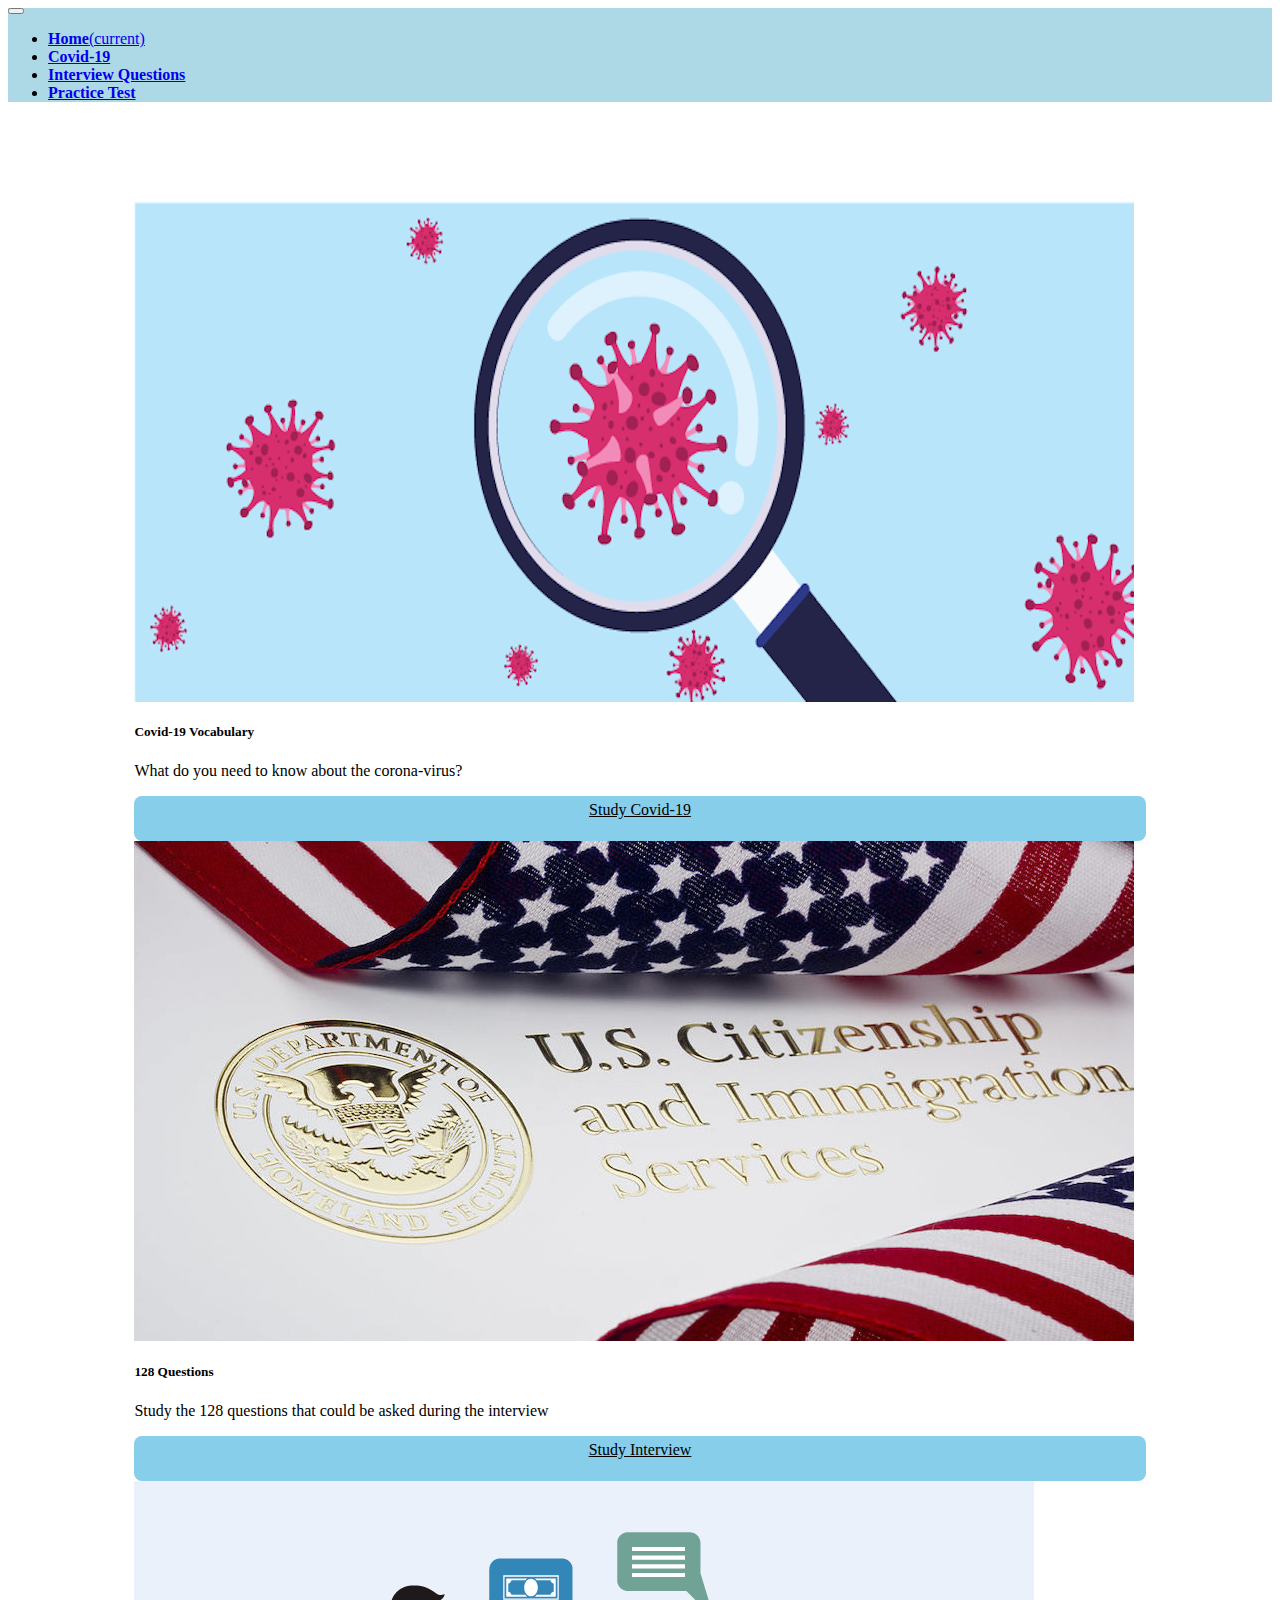
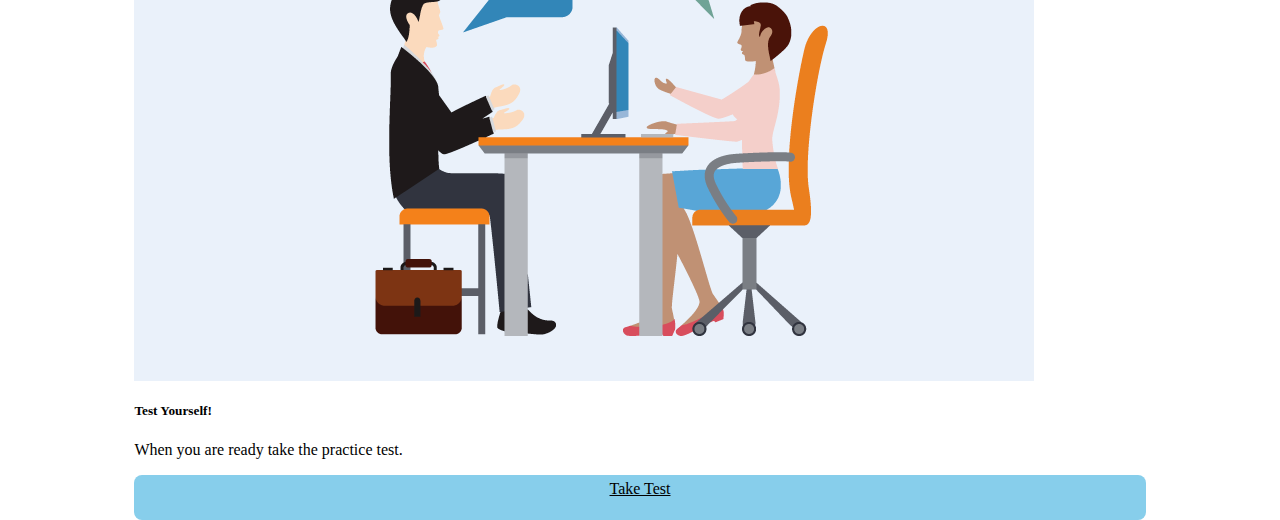
<file: Index.html>
<html lang="en">
    <head>
        <link rel="stylesheet" href="https://cdn.jsdelivr.net/npm/bootstrap@4.5.3/dist/css/bootstrap.min.css" integrity="sha384-TX8t27EcRE3e/ihU7zmQxVncDAy5uIKz4rEkgIXeMed4M0jlfIDPvg6uqKI2xXr2" crossorigin="anonymous">
         <script src="https://code.jquery.com/jquery-3.5.1.slim.min.js" integrity="sha384-DfXdz2htPH0lsSSs5nCTpuj/zy4C+OGpamoFVy38MVBnE+IbbVYUew+OrCXaRkfj" crossorigin="anonymous"></script>
<script src="https://cdn.jsdelivr.net/npm/bootstrap@4.5.3/dist/js/bootstrap.bundle.min.js" integrity="sha384-ho+j7jyWK8fNQe+A12Hb8AhRq26LrZ/JpcUGGOn+Y7RsweNrtN/tE3MoK7ZeZDyx" crossorigin="anonymous"></script>
           <script src="script.js"></script>
        <link href="style.css" rel="stylesheet">
        <title> Mock Interview</title>
    </head>
    <body id = "body">
        <div id='nav' style="background-color: lightblue;">
        <! bootstrap>
        <!https://www.google.com/url?sa=i&url=https%3A%2F%2Fwww.winknews.com%2F2020%2F11%2F13%2Frevised-u-s-citizenship-test-will-require-immigrants-to-answer-more-questions%2F&psig=AOvVaw0sm1BlX3p9WhukkgW9DRHk&ust=1605923934111000&source=images&cd=vfe&ved=0CA4QjhxqFwoTCJCsmoGDkO0CFQAAAAAdAAAAABAD>
        <nav class="navbar navbar-light navbar-expand-lg" style = "width:100%;">
        <button class="navbar-toggler" type="button" data-toggle="collapse" data-target="#navbarNav" aria-controls="navbarNav" aria-expanded="false" aria-label="Toggle navigation">
          <span class="navbar-toggler-icon"></span>
        </button>
        <div class="collapse navbar-collapse" id="navbarNav">
          <ul class="navbar-nav">
            <li class="nav-item active">
              <a class="nav-link"; id ='barl'; href="index.html"><b>Home</b><span class="sr-only">(current)</span></a>
            </li>
            <li class="nav-item">
              <a class="nav-link"; id='barl'; href="Covid19.html"><b>Covid-19</b></a>
            </li>
            <li class="nav-item">
              <a class="nav-link"; id='barl'; href="Test.html"><b>Interview Questions</b></a>
            </li>
            <li class="nav-item">
              <a class="nav-link"; id='barl'; href="PracticeTest.html"><b>Practice Test</b></a>
            </li>
          </nav>
          </div>
<div class = "body2">
<div class="card-deck">
  <div class="card">
      <!https://www.google.com/url?sa=i&url=https%3A%2F%2Fkonawaenamiddle.k12.hi.us%2Fapps%2Fnews%2Farticle%2F1163563&psig=AOvVaw30HPR-2JuKFd1lTeUC2djE&ust=1605921188798000&source=images&cd=vfe&ved=0CAIQjRxqFwoTCLDQ_OL4j-0CFQAAAAAdAAAAABAD>
    <img class="card-img-top" src="CoronavirusClipart.png" >
    <div class="card-body">
      <h5 class="card-title">Covid-19 Vocabulary</h5>
      <p class="card-text"> What do you need to know about the corona-virus?</p>
        <a href="Covid19.html" class= "button"> Study Covid-19 </a>
    </div>
  </div>
  <div class="card">
      <!https://www.google.com/url?sa=i&url=https%3A%2F%2Fwww.robotbutt.com%2F2018%2F07%2F17%2Fnew-and-improved-u-s-citizenship-exam-questions%2F&psig=AOvVaw0I0f-4-MlonuQ7l287P1ut&ust=1605921112242000&source=images&cd=vfe&ved=0CAIQjRxqFwoTCJCGoMD4j-0CFQAAAAAdAAAAABAJ>
    <img class="card-img-top" src="Test.jpg" alt="Card image cap">
    <div class="card-body">
      <h5 class="card-title"> 128 Questions</h5>
      <p class="card-text">Study the 128 questions that could be asked during the interview</p>
      <a href="Test.html" class= "button"> Study Interview</a>
    </div>
  </div>
  <div class="card">
      <!https://www.google.com/url?sa=i&url=https%3A%2F%2Fwebstockreview.net%2Fexplore%2Finterview-clipart%2F&psig=AOvVaw0Zv18M76KCSaAeI4mnJRes&ust=1605922214275000&source=images&cd=vfe&ved=0CAMQjB1qFwoTCKDr9M38j-0CFQAAAAAdAAAAABAD>
    <img class="card-img-top" src="Interview.png" alt="Card image cap">
    <div class="card-body">
      <h5 class="card-title">Test Yourself!</h5>
      <p class="card-text">When you are ready take the practice test.</p>
      <a href="Test.html" class ="button"> Take Test</a>
    </div>
  </div>
</div>
</div>
    </body>
</html>
</file>
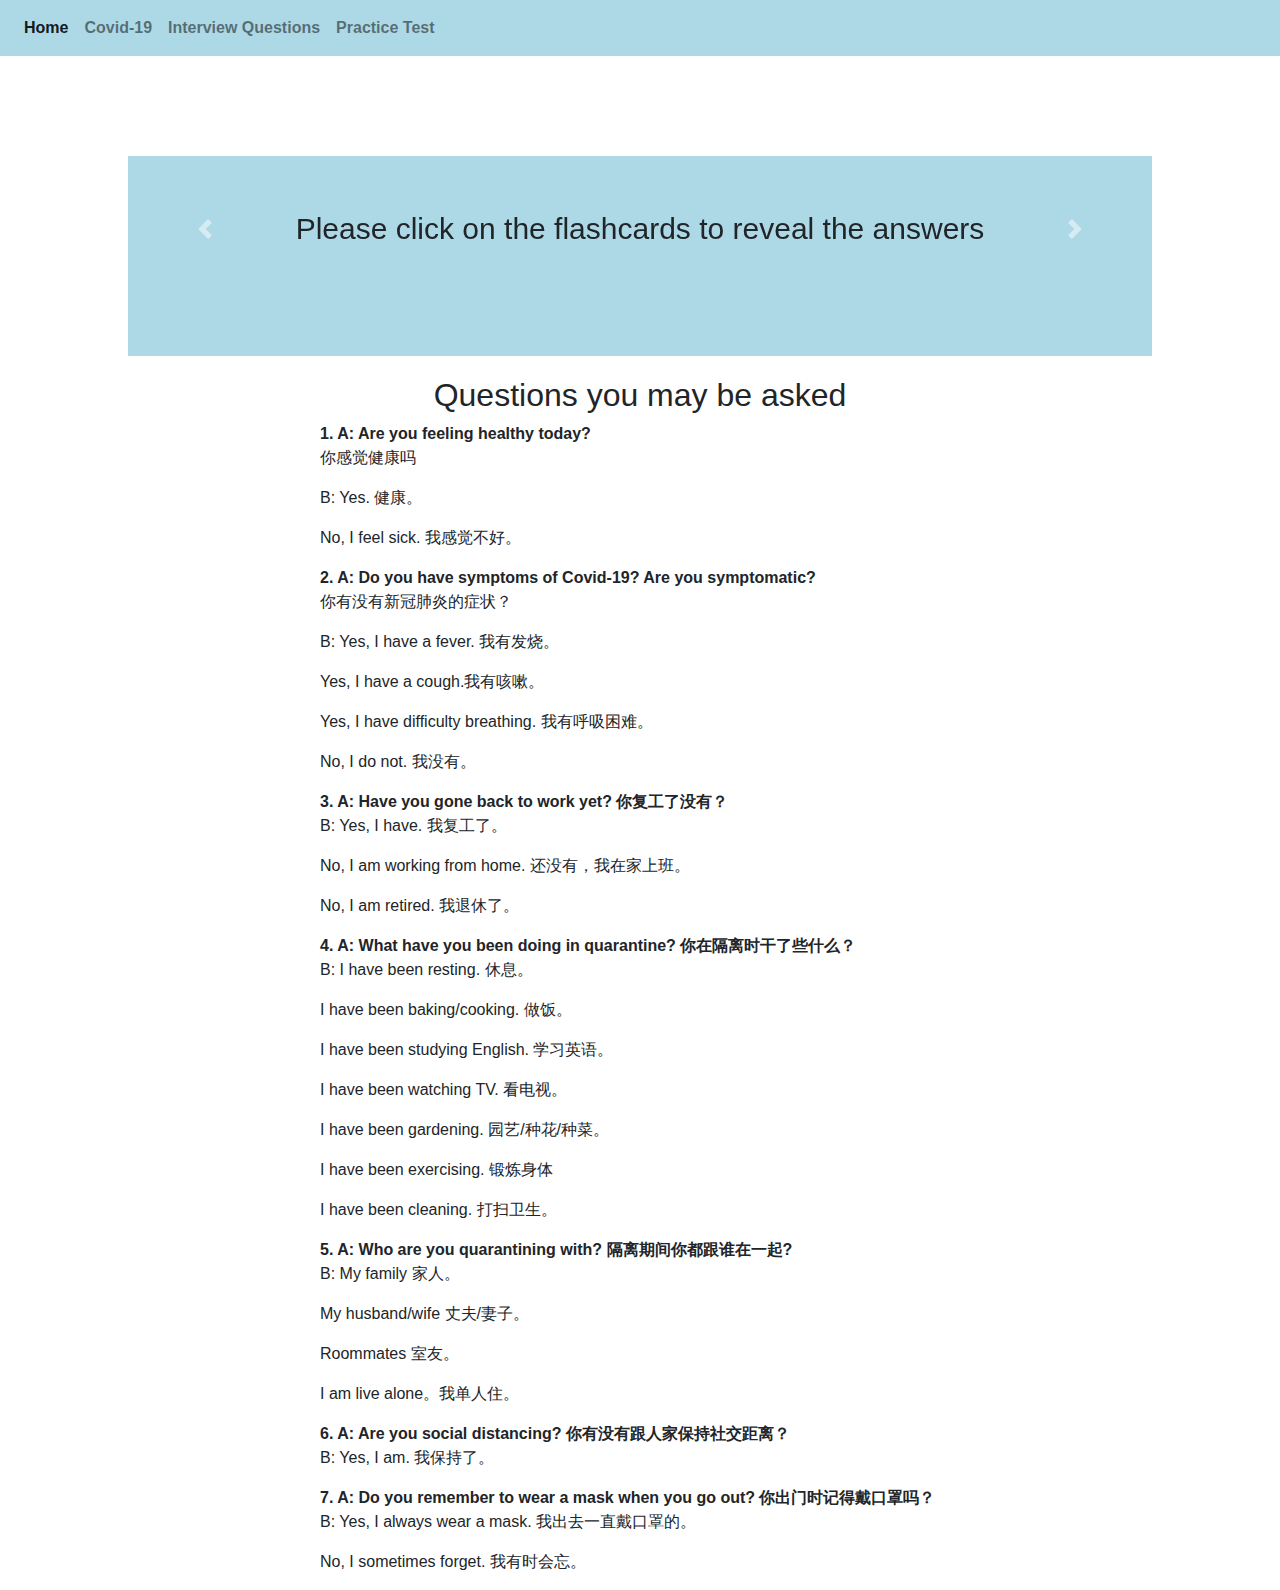
<file: Covid19.html>
<!DOCTYPE html>
<html>
   <head>
      <!-- jQuery first, then Popper.js, then Bootstrap JS -->
      <script src="https://code.jquery.com/jquery-3.3.1.slim.min.js"></script> 
      <script src="https://cdnjs.cloudflare.com/ajax/libs/popper.js/1.14.7/umd/popper.min.js"></script> 
      <script src="https://stackpath.bootstrapcdn.com/bootstrap/4.3.1/js/bootstrap.min.js"></script> 
      <script src="script.js"></script>
      <link href="https://cdn.jsdelivr.net/npm/bootstrap@4.5.3/dist/css/bootstrap.min.css" rel="stylesheet">
      <script src="https://cdn.jsdelivr.net/npm/bootstrap@4.5.3/dist/js/bootstrap.bundle.min.js"></script>
      <link href="style.css" rel="stylesheet">
      <title>Covid-19</title>
      <meta charset="UTF-8">
   </head>
    <! My nav bar>
   <body id="body">
      <div id='nav' style="background-color: lightblue;">
         <nav class="navbar navbar-light navbar-expand-lg" style="width:100%;">
            <button aria-controls="navbarNav" aria-expanded="false" aria-label="Toggle navigation" class="navbar-toggler" data-target="#navbarNav" data-toggle="collapse" type="button"><span class="navbar-toggler-icon"></span></button>
            <div class="collapse navbar-collapse" id="navbarNav">
               <ul class="navbar-nav">
                  <li class="nav-item active">
                     <a class="nav-link" href="Index.html" id='barl'><b>Home</b><span class="sr-only">(current)</span></a>
                  </li>
                  <li class="nav-item">
                     <a class="nav-link" href="Covid19.html" id='barl'><b>Covid-19</b></a>
                  </li>
                  <li class="nav-item">
                     <a class="nav-link" href="Test.html" id='barl'><b>Interview Questions</b></a>
                  </li>
                  <li class="nav-item">
                     <a class="nav-link" href="PracticeTest.html" id='barl'><b>Practice Test</b></a>
                  </li>
               </ul>
            </div>
         </nav>
      </div>
       <!My bootstrap carousel>
      <div class="body2" style="background-color: lightblue;">
         <div class="carousel slide" data-ride="carousel" id="carouselExampleControls">
            <div class="carousel-inner inner">
               <div class="carousel-item active">
                  <div class ='first'> Please click on the flashcards to reveal the answers</div>
               </div>
               <div class="carousel-item flastext">
                  <h2 class = "question">Covid-19</h2>
                  <h2 class = "answer" style ="visibility: hidden"> 新冠肺炎</h2>
               </div>
               <div class="carousel-item flastext">
                  <h2 class = "question">Symptoms</h2>
                  <h2 class = "answer" style ="visibility: hidden"> 症状</h2>
               </div>
               <div class="carousel-item flastext">
                  <h2 class = "question">Quarantine</h2>
                  <h2 class = "answer" style ="visibility:hidden"> 隔离</h2>
               </div>
               <div class="carousel-item flastext">
                  <h2 class = "question">Fever</h2>
                  <h2 class = "answer" style ="visibility: hidden"> 发烧</h2>
               </div>
               <div class="carousel-item flastext">
                  <h2 class = "question">Cough</h2>
                  <h2 class = "answer" style ="visibility:hidden"> 咳嗽</h2>
               </div>
               <div class="carousel-item flastext">
                  <h2 class = "question">Difficulty Breathing</h2>
                  <h2 class = "answer" style ="visibility:hidden"> 呼吸困难</h2>
               </div>
               <div class="carousel-item flastext">
                  <h2 class = "question">Socially Distancing</h2>
                  <h2 class = "answer" style ="visibility:hidden"> 社交距离</h2>
               </div>
               <div class="carousel-item flastext">
                  <h2 class = "question">Wear a Mask</h2>
                  <h2 class = "answer" style ="visibility:hidden">戴口罩</h2>
               </div>
               <a class="carousel-control-prev" data-slide="prev" href="#carouselExampleControls" role="button"><span aria-hidden="true" class="carousel-control-prev-icon"></span> <span class="sr-only">Previous</span></a> <a class="carousel-control-next" data-slide="next" href="#carouselExampleControls" role="button"><span aria-hidden="true" class="carousel-control-next-icon"></span> <span class="sr-only">Next</span></a>
            </div>
         </div>
      </div>
      <div>
         <h2 style="text-align: center;margin-top: 20px;"> Questions you may be asked</h2>
         <div style="margin-left: 25%">
            <b>1. A:  Are you feeling healthy today?</b>
            <p>你感觉健康吗</p>
            <p>B:  Yes.	健康。</p>
            <p>No, I feel sick.	我感觉不好。</p>
            <b>2. A:  Do you have symptoms of Covid-19? Are you symptomatic?</b>	
            <p>你有没有新冠肺炎的症状？</p>
            <p>B:  Yes, I have a fever.	 我有发烧。</p>
            <p> Yes, I have a cough.我有咳嗽。</p>
            <p>Yes, I have difficulty breathing.	 	       我有呼吸困难。</p>
            <p>No, I do not. 我没有。</p>
            <b>3. A:  Have you gone back to work yet?	你复工了没有？</b>
            <p> B:  Yes, I have. 我复工了。</p>
            <p> No, I am working from home.			      还没有，我在家上班。</p>
            <p>No, I am retired.			 	      我退休了。</p>
            <b>4.   A:  What have you been doing in	quarantine? 你在隔离时干了些什么？
            </b>
            <p> B:  I have been resting.	休息。</p>
            <p>I have been baking/cooking.	做饭。</p>
            <p>I have been studying English.	学习英语。</p>
            <p>I have been watching TV.	看电视。</p>
            <p>I have been gardening.	园艺/种花/种菜。</p>
            <p>I have been exercising.	锻炼身体</p>
            <p>I have been cleaning.  	打扫卫生。</p>
            <b>5.   A: Who are you quarantining with?	隔离期间你都跟谁在一起? </b>
            <p> B: My family	家人。</p>
            <p>My husband/wife 丈夫/妻子。</p>
            <p>Roommates	 室友。</p>
            <p>I am live alone。我单人住。</p>
            <b>6. A:  Are you social distancing?	你有没有跟人家保持社交距离？</b>
            <p>B:  Yes, I am.	我保持了。</p>
            <b>7. A:  Do you remember to wear a mask when you go out?	你出门时记得戴口罩吗？</b>
            <p>B:  Yes, I always wear a mask.	我出去一直戴口罩的。</p>
            <p>No, I sometimes forget. 	  我有时会忘。</p>
         </div>
      </div>
   </body>
</html>
</file>
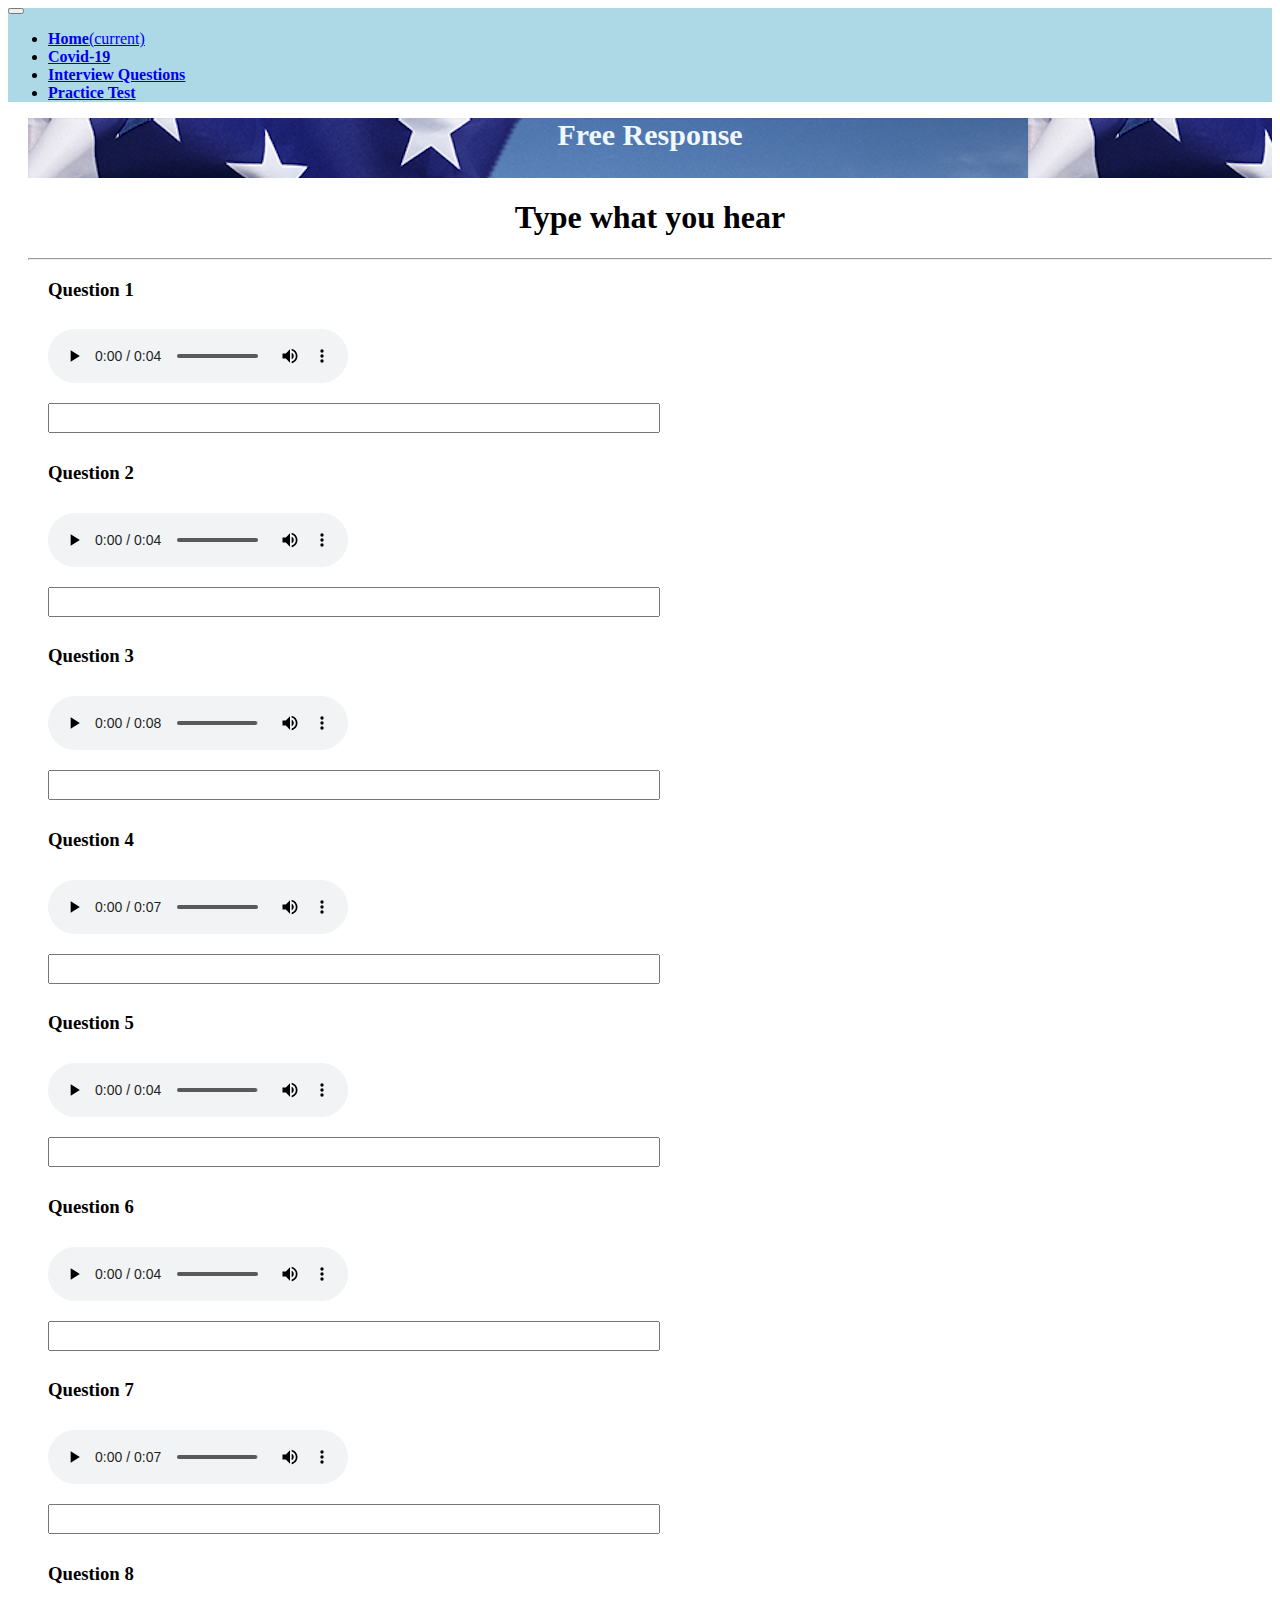
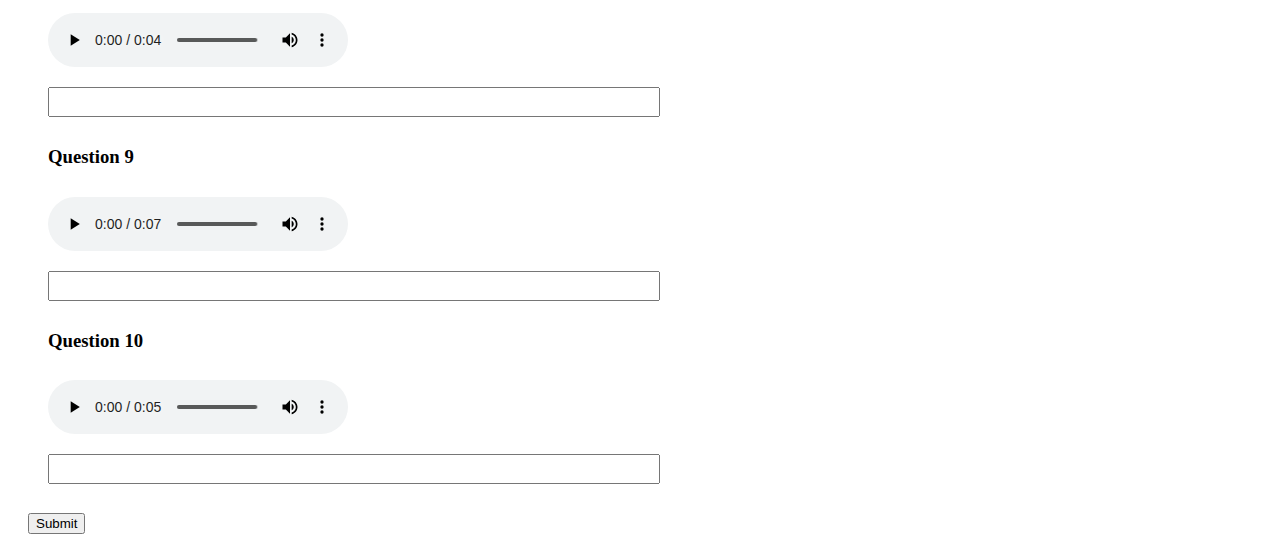
<file: PracticeTest.html>
<html lang="en">
   <head>
      <link rel="stylesheet" href="https://cdn.jsdelivr.net/npm/bootstrap@4.5.3/dist/css/bootstrap.min.css" integrity="sha384-TX8t27EcRE3e/ihU7zmQxVncDAy5uIKz4rEkgIXeMed4M0jlfIDPvg6uqKI2xXr2" crossorigin="anonymous">
      <script src="https://code.jquery.com/jquery-3.3.1.slim.min.js" integrity="sha384-q8i/X+965DzO0rT7abK41JStQIAqVgRVzpbzo5smXKp4YfRvH+8abtTE1Pi6jizo" crossorigin="anonymous"></script>
      <script src="https://cdnjs.cloudflare.com/ajax/libs/popper.js/1.14.7/umd/popper.min.js" integrity="sha384-UO2eT0CpHqdSJQ6hJty5KVphtPhzWj9WO1clHTMGa3JDZwrnQq4sF86dIHNDz0W1" crossorigin="anonymous"></script>
      <script src="https://stackpath.bootstrapcdn.com/bootstrap/4.3.1/js/bootstrap.min.js" integrity="sha384-JjSmVgyd0p3pXB1rRibZUAYoIIy6OrQ6VrjIEaFf/nJGzIxFDsf4x0xIM+B07jRM" crossorigin="anonymous"></script>
      <script src="script.js"></script>
      <script src="data.js"></script>
      <script></script>
      <link href="style.css" rel="stylesheet">
      <title> Test</title>
   </head>
   <body id = "body">
      <!navbar>
      <div id='nav' style="background-color: lightblue;">
         <nav class="navbar navbar-light navbar-expand-lg" style="width:100%;">
            <button aria-controls="navbarNav" aria-expanded="false" aria-label="Toggle navigation" class="navbar-toggler" data-target="#navbarNav" data-toggle="collapse" type="button"><span class="navbar-toggler-icon"></span></button>
            <div class="collapse navbar-collapse" id="navbarNav">
               <ul class="navbar-nav">
                  <li class="nav-item active">
                     <a class="nav-link" href="Index.html" id='barl'><b>Home</b><span class="sr-only">(current)</span></a>
                  </li>
                  <li class="nav-item">
                     <a class="nav-link" href="Covid19.html" id='barl'><b>Covid-19</b></a>
                  </li>
                  <li class="nav-item">
                     <a class="nav-link" href="Test.html" id='barl'><b>Interview Questions</b></a>
                  </li>
                  <li class="nav-item">
                     <a class="nav-link" href="PracticeTest.html" id='barl'><b>Practice Test</b></a>
                  </li>
               </ul>
            </div>
         </nav>
      </div>
      <div class="section">
         <div class = "topp" style= "background-image: url(govt.png);">
            <b> Free Response</b>
         </div>
         <!The actual body of my test>
         <h1 style="text-align: center;"> Type what you hear</h1>
         <hr>
         <div class ="tt">
            <h3> Question 1</h3>
            <div class="testquestions">
               <audio class = "tquestions" controls="controls" src = "audio/New%20Recording%2010.m4a"> </audio>
            </div>
            <input class = "tanswer" type= "text"> 
            <h3 class = "realanswer"></h3>
            <h3> Question 2</h3>
            <div class="testquestions">
               <audio class = "tquestions" controls="controls" src = "audio/New%20Recording%2010.m4a"> </audio>
            </div>
            <input class = "tanswer" type= "text"> 
            <h3 class = "realanswer"></h3>
            <h3> Question 3</h3>
            <div class="testquestions">
               <audio class = "tquestions" controls="controls" src = "audio/New%20Recording%2010.m4a"> </audio>
            </div>
            <input class = "tanswer" type= "text"> 
            <h3 class = "realanswer"></h3>
            <h3> Question 4</h3>
            <div class="testquestions">
               <audio class = "tquestions" controls="controls" src = "audio/New%20Recording%2010.m4a"> </audio>
            </div>
            <input class = "tanswer" type= "text"> 
            <h3 class = "realanswer"></h3>
            <h3> Question 5</h3>
            <div class="testquestions">
               <audio class = "tquestions" controls="controls" src = "audio/New%20Recording%2010.m4a"> </audio>
            </div>
            <input class = "tanswer" type= "text">  
            <h3 class = "realanswer"></h3>
            <h3> Question 6</h3>
            <div class="testquestions">
               <audio class = "tquestions" controls="controls" src = "audio/New%20Recording%2010.m4a"> </audio>
            </div>
            <input class = "tanswer" type= "text"> 
            <h3 class = "realanswer"></h3>
            <h3> Question 7</h3>
            <div class="testquestions">
               <audio class = "tquestions" controls="controls" src = "audio/New%20Recording%2010.m4a"> </audio>
            </div>
            <input class = "tanswer" type= "text">  
            <h3 class = "realanswer"></h3>
            <h3> Question 8</h3>
            <div class="testquestions">
               <audio class = "tquestions" controls="controls" src = "audio/New%20Recording%2010.m4a"> </audio>
            </div>
            <input class = "tanswer" type= "text">  
            <h3 class = "realanswer"></h3>
            <h3> Question 9</h3>
            <div class="testquestions">
               <audio class = "tquestions" controls="controls" src = "audio/New%20Recording%2010.m4a"> </audio>
            </div>
            <input class = "tanswer" type= "text"> 
            <h3 class = "realanswer"></h3>
            <h3> Question 10</h3>
            <div class="testquestions">
               <audio class = "tquestions" controls="controls" src = "audio/New%20Recording%2010.m4a"> </audio>
            </div>
            <input class = "tanswer" type= "text">
            <h3 class = "realanswer"></h3>
         </div>
         <button id = "banana">Submit</button>
      </div>
   </body>
</html>
</file>
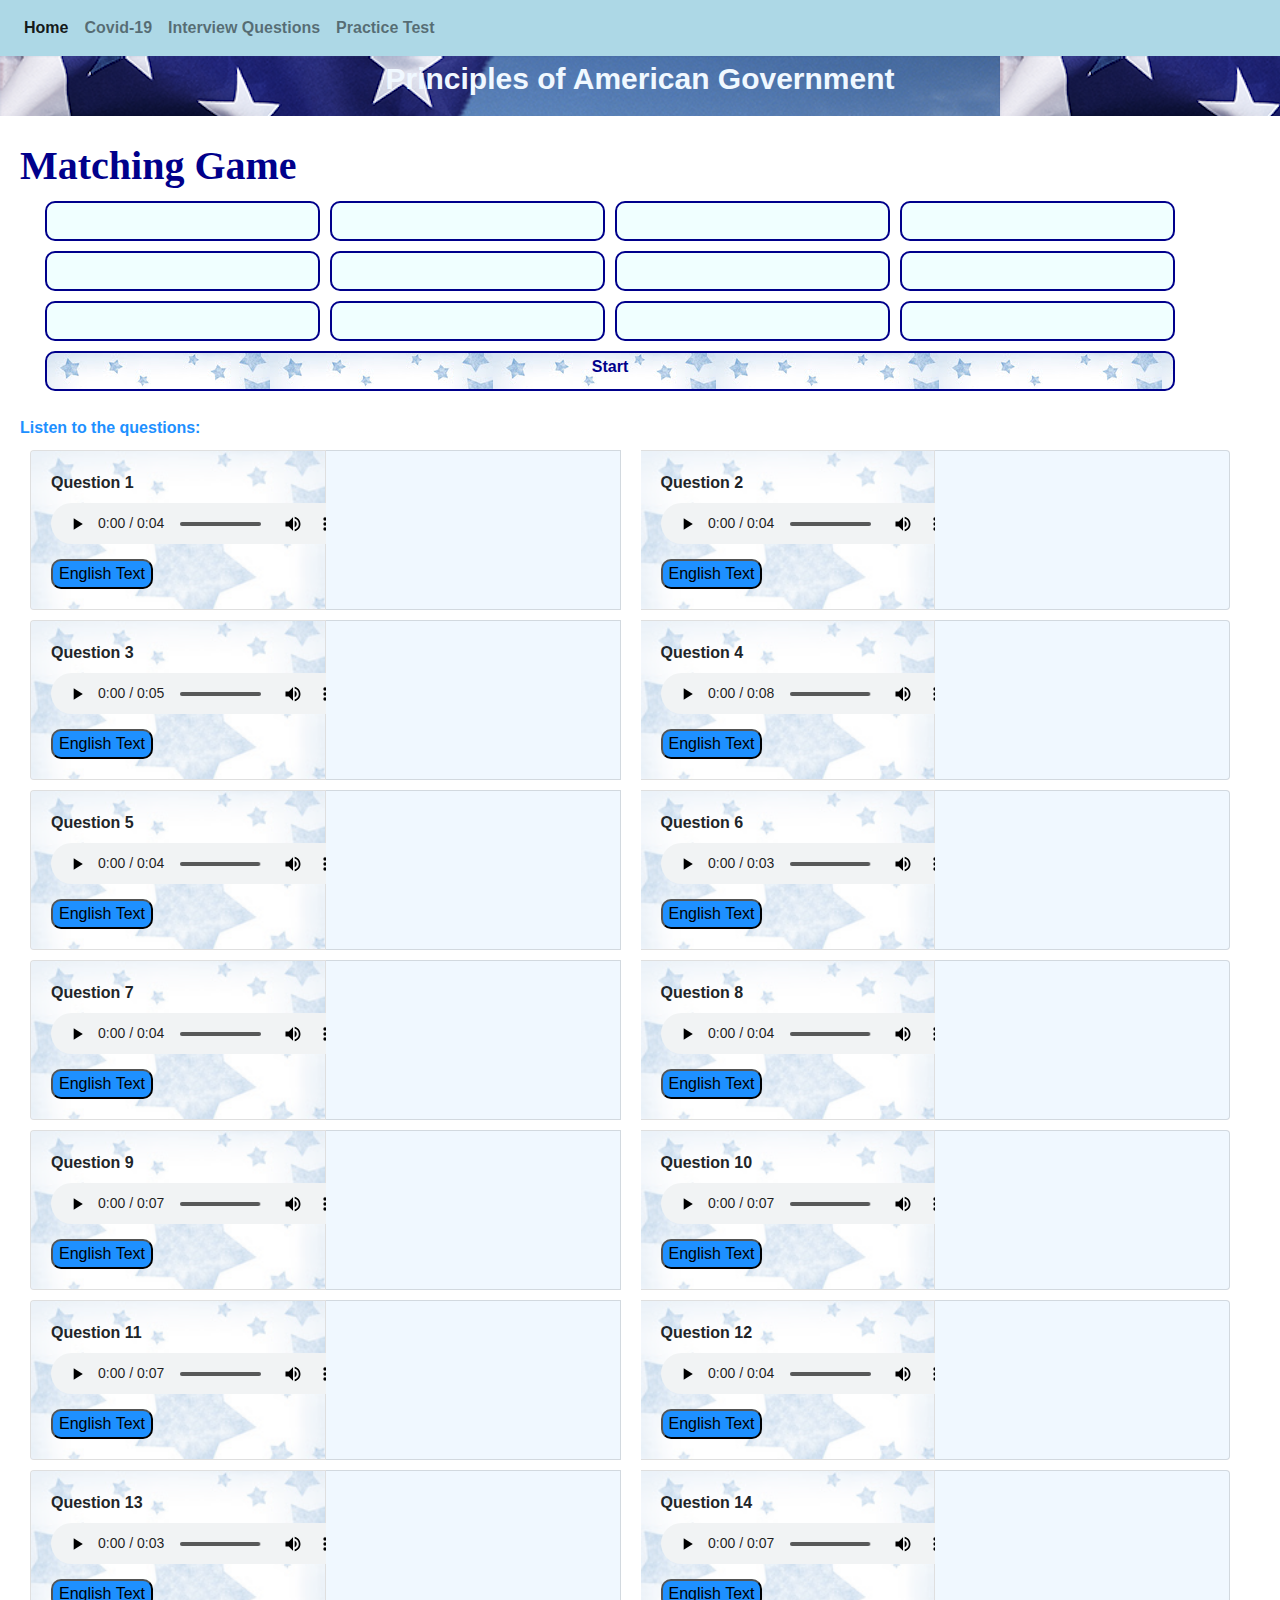
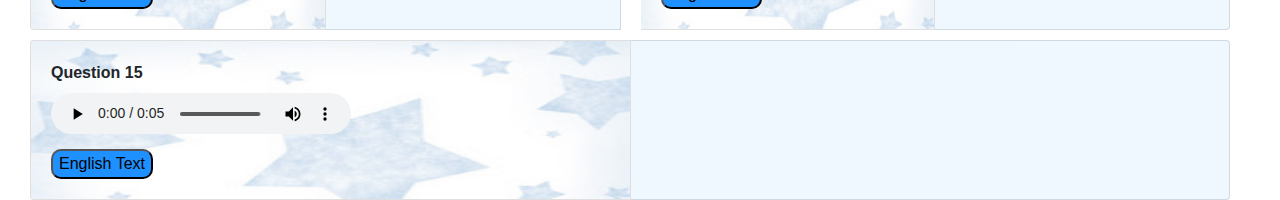
<file: Principles of American Government.html>
<!DOCTYPE html>
<html>
   <head>
      <link href="https://cdn.jsdelivr.net/npm/bootstrap@4.5.3/dist/css/bootstrap.min.css" rel="stylesheet">
       <script src="https://code.jquery.com/jquery-3.3.1.slim.min.js"></script> 
         <script src="https://cdnjs.cloudflare.com/ajax/libs/popper.js/1.14.7/umd/popper.min.js"></script> 
         <script src="https://stackpath.bootstrapcdn.com/bootstrap/4.3.1/js/bootstrap.min.js"></script> 
      <script src="https://cdn.jsdelivr.net/npm/bootstrap@4.5.3/dist/js/bootstrap.bundle.min.js"></script>
          <script src="script.js"></script>
      <script>

      </script>
      <link href="style.css" rel="stylesheet">
      <title>Principles of American Government</title>
      <meta charset="UTF-8">
   </head>
   <body id="body">
       <!navbar>
      <div id='nav' style="background-color: lightblue;">
         <nav class="navbar navbar-light navbar-expand-lg" style="width:100%;">
            <button aria-controls="navbarNav" aria-expanded="false" aria-label="Toggle navigation" class="navbar-toggler" data-target="#navbarNav" data-toggle="collapse" type="button"><span class="navbar-toggler-icon"></span></button>
            <div class="collapse navbar-collapse" id="navbarNav">
               <ul class="navbar-nav">
                  <li class="nav-item active">
                     <a class="nav-link" href="Index.html" id='barl'><b>Home</b><span class="sr-only">(current)</span></a>
                  </li>
                  <li class="nav-item">
                     <a class="nav-link" href="Covid19.html" id='barl'><b>Covid-19</b></a>
                  </li>
                  <li class="nav-item">
                     <a class="nav-link" href="Test.html" id='barl'><b>Interview Questions</b></a>
                  </li>
                  <li class="nav-item">
                     <a class="nav-link" href="PracticeTest.html" id='barl'><b>Practice Test</b></a>
                  </li>
               </ul>
            </div>
         </nav>
      </div>
         <div class = "topp" style= "background-image: url(govt.png);">
            <b> Principles of American Government</b>
         </div>
        <! My matching game>
         <div id="match">
            <strong style="font-family: 'Times New Roman', Impact, Charcoal, sans-serif; font-size: 40px; color: darkblue;"> Matching Game </strong>
            <div style ="margin-left: 20px; margin-right: 20px;" class="container">
               <div class="row">
                  <button class="col mem">
                     <p class = "quest" name="1"> 法 </p>
                  </button>
                  <button class="col mem">
                     <p class = "ans" name="4">Government</p>
                  </button>
                  <button class="col mem">
                     <p class = "ans" name="6">Equality</p>
                  </button>
                  <button class="col mem">
                     <p class = "quest" name="5">
自由</p>
                  </button>
                  <div class="w-100"></div>
                  <button class="col mem">
                     <p class = "ans" name="5">Liberty</p>
                  </button>
                  <button class="col mem">
                     <p class = "quest" name="3">
生活</p>
                  </button>
                  <button class="col mem">
                     <p class = "ans" name="1">
Law</p>
                  </button>
                  <button class="col mem">
                     <p class = "quest" name="2">
保护</p>
                  </button>
                  <div class="w-100"></div>
                  <button class="col mem">
                     <p class = "ans" name="3">Life</p>
                  </button>
                  <button class="col mem">
                     <p class = "quest" name="6">
平等
</p>
                  </button>
                  <button class="col mem">
                     <p class = "quest" name="4">
政府</p>
                  </button>
                  <button class="col mem">
                     <p class = "ans" name="2">Protect</p>
                  </button>
                  <div class="w-100"></div>
                  <button class="col start"> Start</button>
               </div>
            </div>
         </div>
       
       <div style ="margin-left: 20px;margin-right: 20px;">
        <div>
        <!Listening Practice>
         <strong style="color: dodgerblue;">Listen to the questions:</strong>
         <div class="card-group listen">
            <!bootstrap>
            <div class="card img-fluid">
               <!https://www.google.com/url?sa=i&url=http%3A%2F%2Fclipart-library.com%2Fclipart%2F6cr5eddgi.htm&psig=AOvVaw0sEuW3VACS2vfOLk7zWgDc&ust=1606787117250000&source=images&cd=vfe&ved=0CA0QjhxqFwoTCLDolM2Sqe0CFQAAAAAdAAAAABAO>
               <img class="card-img-top" src="white%20stars.jpg" alt="Card image" style="opacity: .5;height:158px;">
               <div class="card-img-overlay d-inline-flex flex-column align-items-start">
                  <strong class="inline-block mb-2">Question 1</strong>
                  <audio controls="controls" src = "audio/New%20Recording.m4a"> </audio>
                  <button class="but"> English Text </button>
               </div>
            </div>
            <div class="card reveal">
               <a class = "english"> What is the form of government of the United States?</a>
            </div>
            <div class="card img-fluid">
               <img class="card-img-top" src="white%20stars.jpg" alt="Card image" style="opacity: .5;height:158px;">
               <div class="card-img-overlay d-inline-flex flex-column align-items-start">
                  <strong class="inline-block mb-2">Question 2</strong>
                  <audio controls="controls" src = "audio/New%20Recording%202.m4a"> </audio>
                  <button class="but"> English Text </button>
               </div>
            </div>
            <div class="card reveal">
               <a class = "english"> What is the supreme law of the land?</a>
            </div>
         </div>
      </div>
      <div class="card-group listen">
         <!bootstrap>
         <div class="card img-fluid">
            <img class="card-img-top" src="white%20stars.jpg" alt="Card image" style="opacity: .5;height:158px;">
            <div class="card-img-overlay d-inline-flex flex-column align-items-start">
               <strong class="inline-block mb-2">Question 3</strong>
               <audio controls="controls" src = "audio/New%20Recording%203.m4a"> </audio>
               <button class="but"> English Text </button>
            </div>
         </div>
         <div class="card reveal">
            <a class = "english">Name one thing the U.S. Constitution does.</a>
         </div>
         <div class="card img-fluid">
            <img class="card-img-top" src="white%20stars.jpg" alt="Card image" style="opacity: .5;height:158px;">
            <div class="card-img-overlay d-inline-flex flex-column align-items-start">
               <strong class="inline-block mb-2">Question 4</strong>
               <audio controls="controls" src = "audio/New%20Recording%204.m4a"> </audio>
               <button class="but"> English Text </button>
            </div>
         </div>
         <div class="card reveal">
            <a class = "english"> The U.S. Constitution starts with the words "We the People.” What does "We the People" mean?</a>
         </div>
      </div>
      <div class="card-group listen">
         <!bootstrap>
         <div class="card img-fluid">
            <img class="card-img-top" src="white%20stars.jpg" alt="Card image" style="opacity: .5;height:158px;">
            <div class="card-img-overlay d-inline-flex flex-column align-items-start">
               <strong class="inline-block mb-2">Question 5</strong>
               <audio controls="controls" src = "audio/New%20Recording%205.m4a"> </audio>
               <button class="but"> English Text </button>
            </div>
         </div>
         <div class="card reveal">
            <a class = "english">How are changes made to the U.S. Constitution?</a>
         </div>
         <div class="card img-fluid">
            <img class="card-img-top" src="white%20stars.jpg" alt="Card image" style="opacity: .5;height:158px;">
            <div class="card-img-overlay d-inline-flex flex-column align-items-start">
               <strong class="inline-block mb-2">Question 6</strong>
               <audio controls="controls" src = "audio/New%20Recording%206.m4a"> </audio>
               <button class="but"> English Text </button>
            </div>
         </div>
         <div class="card reveal">
            <a class = "english"> What does the Bill of Rights protect?</a>
         </div>
      </div>
      <div class="card-group listen">
         <!bootstrap>
         <div class="card img-fluid">
            <img class="card-img-top" src="white%20stars.jpg" alt="Card image" style="opacity: .5;height:158px;">
            <div class="card-img-overlay d-inline-flex flex-column align-items-start">
               <strong class="inline-block mb-2">Question 7</strong>
               <audio controls="controls" src = "audio/New%20Recording%207.m4a"> </audio>
               <button class="but"> English Text </button>
            </div>
         </div>
         <div class="card reveal">
            <a class = "english">How many amendments does the U.S. Constitution have?</a>
         </div>
         <div class="card img-fluid">
            <img class="card-img-top" src="white%20stars.jpg" alt="Card image" style="opacity: .5;height:158px;">
            <div class="card-img-overlay d-inline-flex flex-column align-items-start">
               <strong class="inline-block mb-2">Question 8</strong>
               <audio controls="controls" src = "audio/New%20Recording%208.m4a"> </audio>
               <button class="but"> English Text </button>
            </div>
         </div>
         <div class="card reveal">
            <a class = "english">Why is the Declaration of Independence important?</a>
         </div>
      </div>
      <div class="card-group listen">
         <!bootstrap>
         <div class="card img-fluid">
            <img class="card-img-top" src="white%20stars.jpg" alt="Card image" style="opacity: .5;height:158px;">
            <div class="card-img-overlay d-inline-flex flex-column align-items-start">
               <strong class="inline-block mb-2">Question 9</strong>
               <audio controls="controls" src = "audio/New%20Recording%209.m4a"> </audio>
               <button class="but"> English Text </button>
            </div>
         </div>
         <div class="card reveal">
            <a class = "english">What founding document said the American colonies were free from Britain?</a>
         </div>
         <div class="card img-fluid">
            <img class="card-img-top" src="white%20stars.jpg" alt="Card image" style="opacity: .5;height:158px;">
            <div class="card-img-overlay d-inline-flex flex-column align-items-start">
               <strong class="inline-block mb-2">Question 10</strong>
               <audio controls="controls" src = "audio/New%20Recording%2010.m4a"> </audio>
               <button class="but"> English Text </button>
            </div>
         </div>
         <div class="card reveal">
            <a class = "english">  Name two important ideas from the Declaration of Independence and the U.S. Constitution.</a>
         </div>
      </div>
      <div class="card-group listen">
         <!bootstrap>
         <div class="card img-fluid">
            <img class="card-img-top" src="white%20stars.jpg" alt="Card image" style="opacity: .5;height:158px;">
            <div class="card-img-overlay d-inline-flex flex-column align-items-start">
               <strong class="inline-block mb-2">Question 11</strong>
               <audio controls="controls" src = "audio/New%20Recording%2011.m4a"> </audio>
               <button class="but"> English Text </button>
            </div>
         </div>
         <div class="card reveal">
            <a class = "english">The words "Life, Liberty, and the pursuit of Happiness" are in what founding document?</a>
         </div>
         <div class="card img-fluid">
            <img class="card-img-top" src="white%20stars.jpg" alt="Card image" style="opacity: .5;height:158px;">
            <div class="card-img-overlay d-inline-flex flex-column align-items-start">
               <strong class="inline-block mb-2">Question 12</strong>
               <audio controls="controls" src = "audio/New%20Recording%2012.m4a"> </audio>
               <button class="but"> English Text </button>
            </div>
         </div>
         <div class="card reveal">
            <a class = "english">What is the economic system of the United States?</a>
         </div>
      </div>
      <div class="card-group listen">
         <!bootstrap>
         <div class="card img-fluid">
            <img class="card-img-top" src="white%20stars.jpg" alt="Card image" style="opacity: .5;height:158px;">
            <div class="card-img-overlay d-inline-flex flex-column align-items-start">
               <strong class="inline-block mb-2">Question 13</strong>
               <audio controls="controls" src = "audio/New%20Recording%2013.m4a"> </audio>
               <button class="but"> English Text </button>
            </div>
         </div>
         <div class="card reveal">
            <a class = "english"> What is the rule of law?</a>
         </div>
         <div class="card img-fluid">
            <img class="card-img-top" src="white%20stars.jpg" alt="Card image" style="opacity: .5;height:158px;">
            <div class="card-img-overlay d-inline-flex flex-column align-items-start">
               <strong class="inline-block mb-2">Question 14</strong>
               <audio controls="controls" src = "audio/New%20Recording%2014.m4a"> </audio>
               <button class="but"> English Text </button>
            </div>
         </div>
         <div class="card reveal">
            <a class = "english"> Many documents influenced the U.S. Constitution. Name one.</a>
         </div>
      </div>
      <div>
         <div class="card-group listen">
            <!bootstrap>
            <div class="card img-fluid">
               <img class="card-img-top" src="white%20stars.jpg" alt="Card image" style="opacity: .5;height:158px;">
               <div class="card-img-overlay d-inline-flex flex-column align-items-start">
                  <strong class="inline-block mb-2">Question 15</strong>
                  <audio controls="controls" src = "audio/New%20Recording%2015.m4a"> </audio>
                  <button class="but"> English Text </button>
               </div>
            </div>
            <div class="card reveal">
               <a class = "english">There are three branches of government. Why?</a>
            </div>
         </div>
       </div> 
      </div>
       </div>
   </body>
</html>
</file>
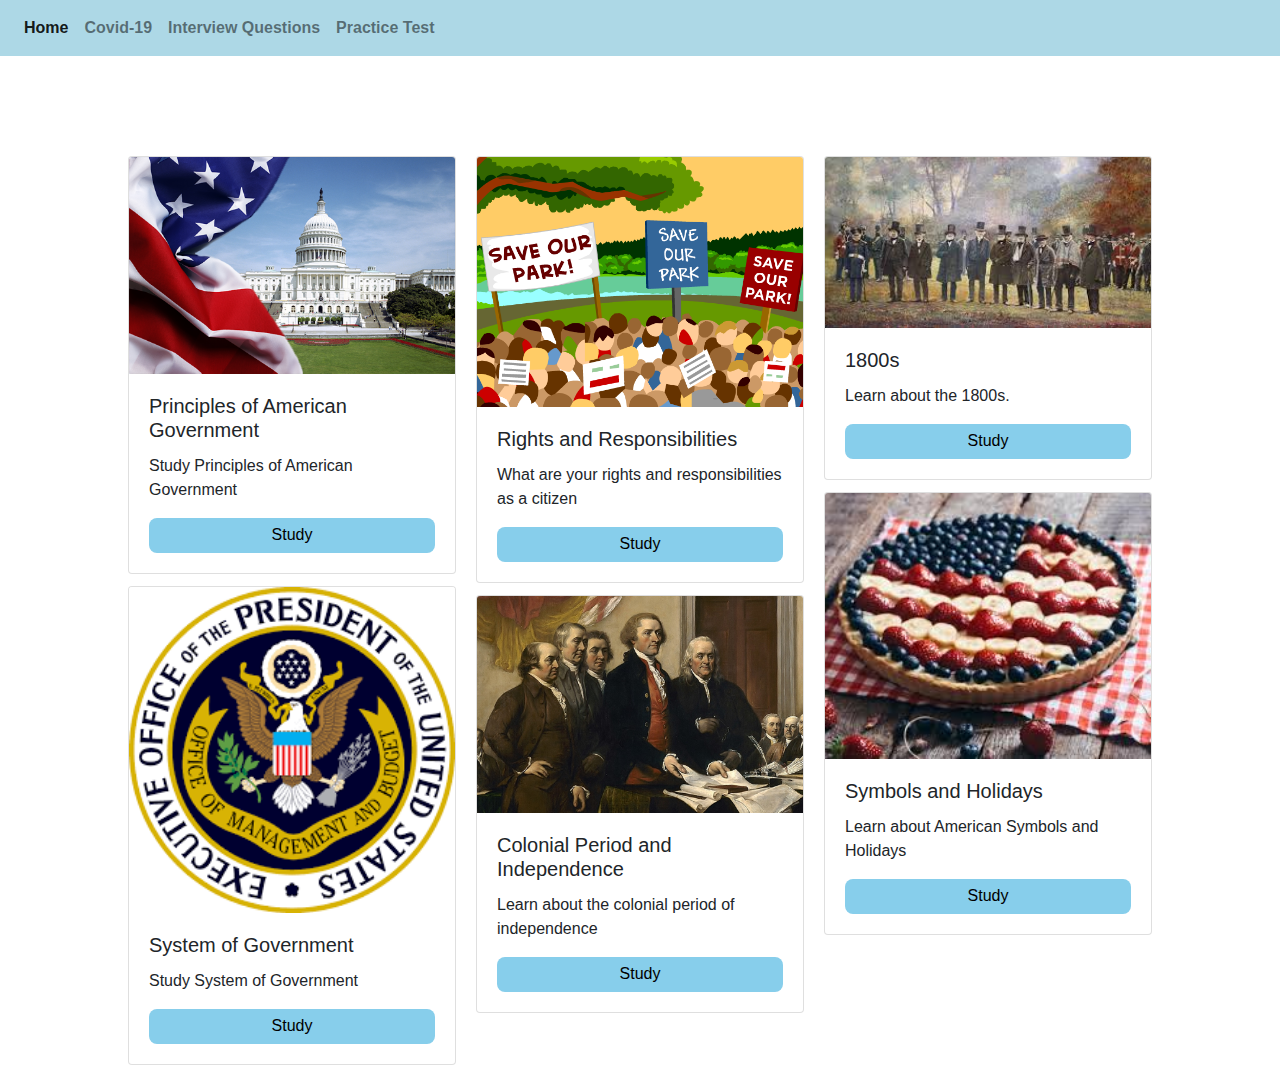
<file: Test.html>
<!DOCTYPE html>
<html>
   <head>
      <!-- Bootstrap CSS -->
      <link href="https://cdn.jsdelivr.net/npm/bootstrap@4.5.3/dist/css/bootstrap.min.css" rel="stylesheet">
      <script src="https://code.jquery.com/jquery-3.3.1.slim.min.js"></script> 
      <script src="https://cdnjs.cloudflare.com/ajax/libs/popper.js/1.14.7/umd/popper.min.js"></script> 
      <script src="https://cdn.jsdelivr.net/npm/bootstrap@4.5.3/dist/js/bootstrap.bundle.min.js"></script>
      <script src="https://stackpath.bootstrapcdn.com/bootstrap/4.3.1/js/bootstrap.min.js"></script> 
      <script src="script.js"></script>
      <link href="style.css" rel="stylesheet">
      <title>Interview Questions</title>
      <meta charset="UTF-8">
   </head>
   <body id="body">
      <div id='nav' style="background-color: lightblue;">
         <nav class="navbar navbar-light navbar-expand-lg" style="width:100%;">
            <button aria-controls="navbarNav" aria-expanded="false" aria-label="Toggle navigation" class="navbar-toggler" data-target="#navbarNav" data-toggle="collapse" type="button"><span class="navbar-toggler-icon"></span></button>
            <div class="collapse navbar-collapse" id="navbarNav">
               <ul class="navbar-nav">
                  <li class="nav-item active">
                     <a class="nav-link" href="Index.html" id='barl'><b>Home</b><span class="sr-only">(current)</span></a>
                  </li>
                  <li class="nav-item">
                     <a class="nav-link" href="Covid19.html" id='barl'><b>Covid-19</b></a>
                  </li>
                  <li class="nav-item">
                     <a class="nav-link" href="Test.html" id='barl'><b>Interview Questions</b></a>
                  </li>
                  <li class="nav-item">
                     <a class="nav-link" href="PracticeTest.html" id='barl'><b>Practice Test</b></a>
                  </li>
               </ul>
            </div>
         </nav>
      </div>
      <div class = "body2">
         <div class="card-columns">
            <div class="card">
               <!https://www.google.com/url?sa=i&url=https%3A%2F%2Fkr.usembassy.gov%2Feducation-culture%2Finfopedia-usa%2Fgovernment-politics%2F&psig=AOvVaw3RZyWl4TPGZ6II7rRVIOIK&ust=1606776227454000&source=images&cd=vfe&ved=0CA0QjhxqFwoTCKj59IbqqO0CFQAAAAAdAAAAABAD>
               <img class="card-img-top" src="govt.png" >
               <div class="card-body">
                  <h5 class="card-title">Principles of American Government</h5>
                  <p class="card-text"> Study Principles of American Government</p>
                  <a href="Principles%20of%20American%20Government.html" class= "button"> Study </a>
               </div>
            </div>
            <div class="card">
               <!https://www.google.com/url?sa=i&url=https%3A%2F%2Fen.wikipedia.org%2Fwiki%2FExecutive_budget&psig=AOvVaw1eA_5aGXkLf0iTRAejpSvd&ust=1606776331877000&source=images&cd=vfe&ved=0CA0QjhxqFwoTCPDSzr7qqO0CFQAAAAAdAAAAABAD>
               <img class="card-img-top" src="system.png" alt="Card image cap">
               <div class="card-body">
                  <h5 class="card-title">System of Government</h5>
                  <p class="card-text">Study System of Government</p>
                  <a href="Test.html" class= "button"> Study </a>
               </div>
            </div>
            <div class="card">
               <!https://www.google.com/url?sa=i&url=https%3A%2F%2Fjr.brainpop.com%2Fsocialstudies%2Fcitizenship%2Frightsandresponsibilities%2F&psig=AOvVaw2t8BHShUnnxoHcBnSVSyw1&ust=1606776893853000&source=images&cd=vfe&ved=0CA0QjhxqFwoTCMD9p8LsqO0CFQAAAAAdAAAAABAE>
               <img class="card-img-top" src="right.png" alt="Card image cap">
               <div class="card-body">
                  <h5 class="card-title">Rights and Responsibilities</h5>
                  <p class="card-text">What are your rights and responsibilities as a citizen</p>
                  <a href="rights.html" class ="button"> Study</a>
               </div>
            </div>
            <div class="card">
               <!https://www.google.com/url?sa=i&url=https%3A%2F%2Fdaily.jstor.org%2Fcolonial-america-gain-linguistic-independence%2F&psig=AOvVaw04hlm1MLpwLB3fgPLevS_a&ust=1606777063367000&source=images&cd=vfe&ved=0CA0QjhxqFwoTCIDWzZTtqO0CFQAAAAAdAAAAABAD>
               <img class="card-img-top" src="colonial.jpg" alt="Card image cap">
               <div class="card-body">
                  <h5 class="card-title">Colonial Period and Independence</h5>
                  <p class="card-text">Learn about the colonial period of independence</p>
                  <a href="Test.html" class ="button"> Study</a>
               </div>
            </div>
            <div class="card">
               <!https://www.google.com/url?sa=i&url=https%3A%2F%2Flearnabouttheunitedstates.com%2Fname-one-war-fought-by-the-united-states-in-the-1800s%2F&psig=AOvVaw31LixpNmkvchJ2EJhtGOZN&ust=1606777179225000&source=images&cd=vfe&ved=0CA0QjhxqFwoTCLjkqMvtqO0CFQAAAAAdAAAAABAD>
               <img class="card-img-top" src="1800.jpg" alt="Card image cap">
               <div class="card-body">
                  <h5 class="card-title">1800s</h5>
                  <p class="card-text">Learn about the 1800s.</p>
                  <a href="Test.html" class ="button"> Study</a>
               </div>
            </div>
            <div class="card">
               <!https://www.google.com/url?sa=i&url=https%3A%2F%2Fstatesymbolsusa.org%2Fsymbol-official-item%2Fnational-us%2Fstate-holiday-event%2Famerican-holidays&psig=AOvVaw2VA1_SxM8CD6nFXThDlZr1&ust=1606777383326000&source=images&cd=vfe&ved=0CA0QjhxqFwoTCKD0qavuqO0CFQAAAAAdAAAAABAE>
               <img class="card-img-top" src="symbol.jpg" alt="Card image cap">
               <div class="card-body">
                  <h5 class="card-title">Symbols and Holidays</h5>
                  <p class="card-text">Learn about American Symbols and Holidays</p>
                  <a href="Test.html" class ="button"> Study</a>
               </div>
            </div>
         </div>
      </div>
      <script src="https://code.jquery.com/jquery-3.5.1.slim.min.js" integrity="sha384-DfXdz2htPH0lsSSs5nCTpuj/zy4C+OGpamoFVy38MVBnE+IbbVYUew+OrCXaRkfj" crossorigin="anonymous"></script>
      <script src="https://cdn.jsdelivr.net/npm/bootstrap@4.5.3/dist/js/bootstrap.bundle.min.js" integrity="sha384-ho+j7jyWK8fNQe+A12Hb8AhRq26LrZ/JpcUGGOn+Y7RsweNrtN/tE3MoK7ZeZDyx" crossorigin="anonymous"></script>
      <div>
         <!-- Optional JavaScript -->
         <!-- jQuery first, then Popper.js, then Bootstrap JS -->
      </div>
   </body>
</html>
</file>
<file: style.css>
.button{
    background-color: skyblue;
    display: block;
    margin-left: auto;
    margin-right: auto;
    border-radius: 8px;
    text-align: center;
    color:black;
    height: 35px;
    padding: 5px 0;
}

.body2
{
    display: block;
    margin-left: auto;
    margin-right: auto;
    margin-top: 100px;
    width: 80%;
    height: 200px;

}

.first{
    display: block;
    margin-left: auto;
    margin-right: auto;
    margin-top: auto;
    width: 70%;
}

.barl{
    color: white;
}

.inner{
    margin-top: auto;
    text-align: center;
    padding: 50px 0;
}

.first{
    display:block;
    margin-left: auto;
    margin-right: auto;
    font-size: 30px;
}

.topp {
    text-align: center;
    height:60px;
    color: aliceblue;
    font-size: 30px;
}

.english {
    visibility: hidden;
    display:block;
    margin-top: auto;
    text-align: center;
    margin-bottom: auto;
    font-size: 20px;
}

.but{
    margin-top: 15px;
    background-color: dodgerblue;
    border-radius: 10px;
}

.reveal {
    margin-right:20px;
    background-color:aliceblue;
}

.listen{
    margin-left: 10px;
    margin-right: 10px; 
    margin-top: 10px; 
    height: 160px;
}

.mem{
    height: 40px;
    background-color: azure;
    padding-bottom: 10px;
    text-align: center;
    border-radius: 10px;
    margin: 5px 5px 5px 5px;
    border-color: darkblue;
    border-style: solid;
}

#match{
    padding: 20px 20px 20px 20px;
}

.start{
    height: 40px;
    background-image:url(white%20stars.jpg);
    padding-bottom: 10px;
    text-align: center;
    border-radius: 10px;
    margin: 5px 5px 5px 5px;
    border-color: darkblue;
    border-style: solid;
    color: darkblue;
    font-weight: 900;
}

.ans{
visibility: hidden;
}

.quest{
visibility: hidden;
}

.section{
    margin-left: 20px;
}

.tquestions{
    margin-top: 10px;
    margin-bottom: 10px;
}

.tanswer{
    margin-top: 10px;
    margin-bottom: 10px;
    width: 50%;
    height:30px;
}

.tt{
    margin-left: 20px;
}

#check{
    margin-top: 15px;
    background-color: dodgerblue;
    border-radius: 10px;
}

.realanswer{
    color:dodgerblue;
}
</file>
